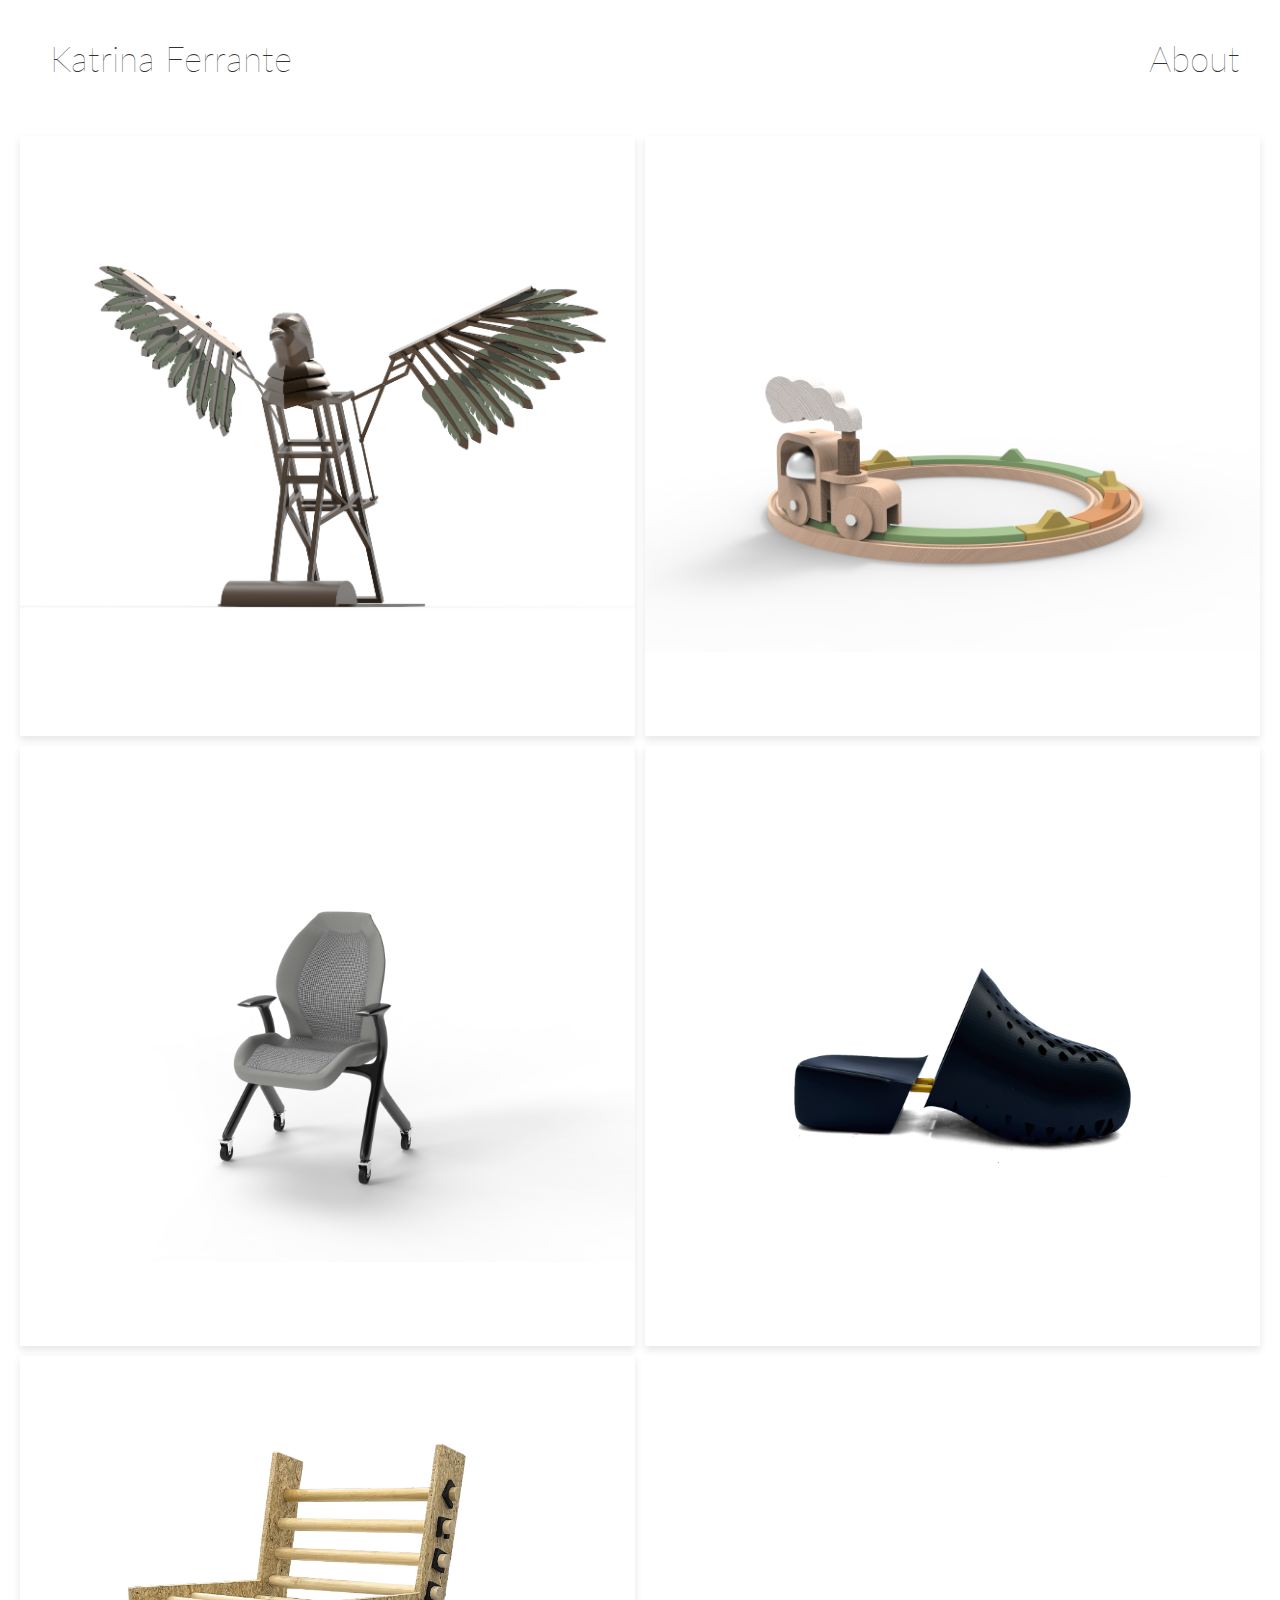
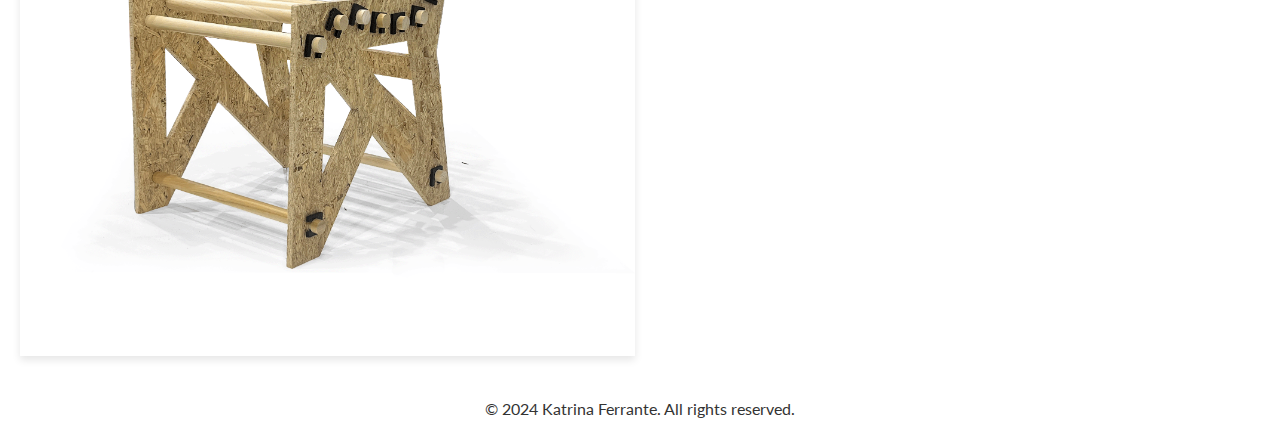
<file: index.html>
<!DOCTYPE html>
<html lang="en">
<head>
    <meta charset="UTF-8">
    <meta name="viewport" content="width=device-width, initial-scale=1.0">
    <title>Katrina Ferrante</title>
    <link rel="stylesheet" href="styles/style.css">
    <link href="https://fonts.googleapis.com/css2?family=Lato:wght@300;400;700&display=swap" rel="stylesheet">


</head>
<body>
    <!-- Navigation Bar -->
    <nav>
    <ul>
        <li><a href="index.html">Katrina Ferrante</a></li>
    </ul>
    <div class="nav-right">
        <ul>
            <li><a href="about.html">About</a></li>
        
        </ul>
    </div>
</nav>


    <div class="image-grid">
	
	<a href="hawk.html">
        	<img src="Hawk Imgs/Hawk rendering.2.png" alt="Image 3">
	</a>
	<a href="rhythm_train.html">
       	 	<img src="Train imgs/Keyshot Train.19.png" alt="Image 1">
	</a>
	<a href="Prius Chair.html">
        	<img src="Prius Chair imgs/chair.12.png" alt="Image 4">
	</a>
	<a href="3D printed clog.html">
        	<img src="Clog imgs/black clog.png" alt="Image 5">
	</a>
	    
	<a href="Flatpack Chair.html">
        	<img src="Flatpack Chair imgs/Flatpack Chair Final.png" alt="Image 2">
	</a>
	
	
	
	
    </div>
	



    <!-- Footer -->
    <footer>
        <p>&copy; 2024 Katrina Ferrante. All rights reserved.</p>
    </footer>
<script src="script.js"></script>
</body>
</html>
</file>
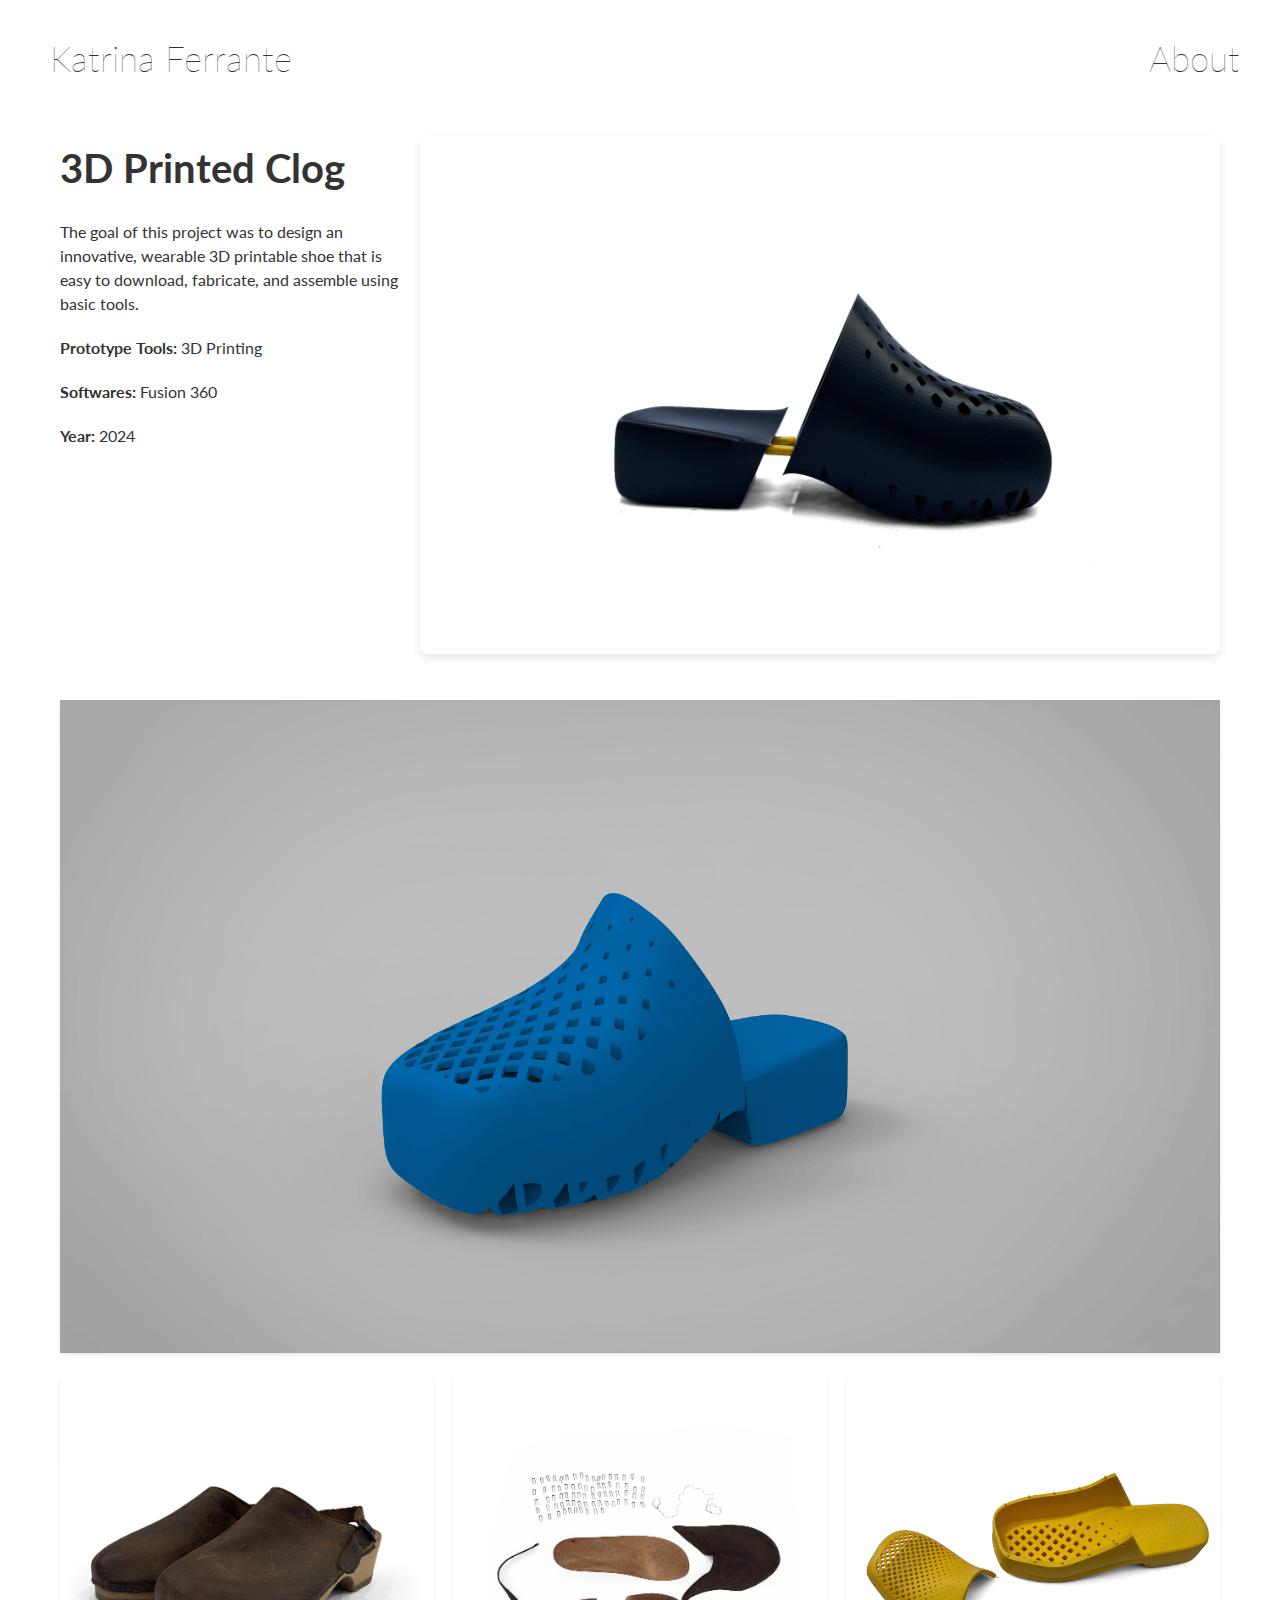
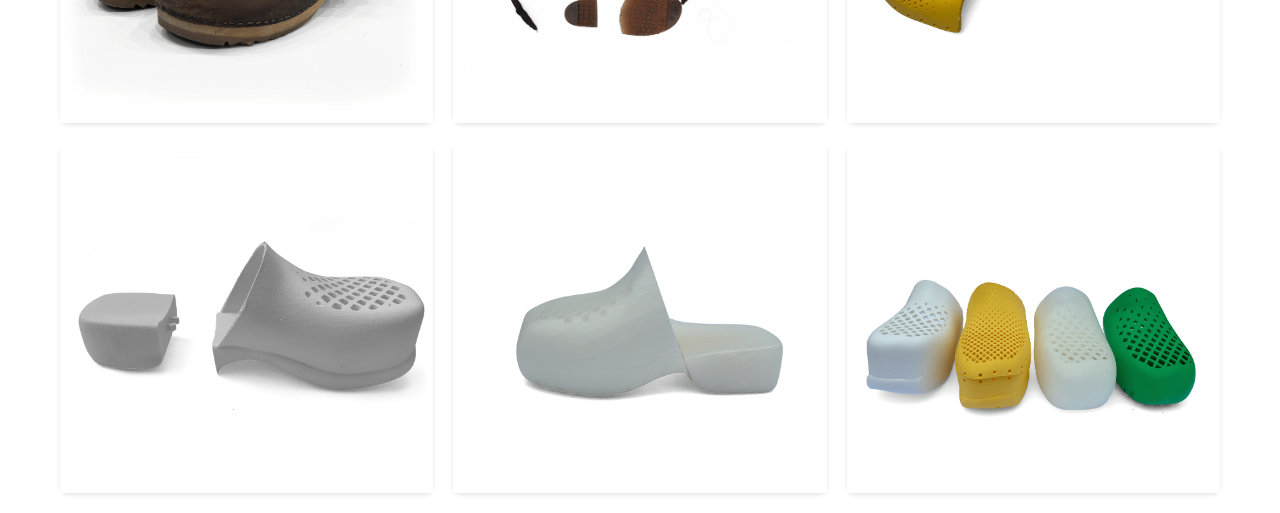
<file: 3D printed clog.html>
<!DOCTYPE html>
<html lang="en">
<head>
    <meta charset="UTF-8">
    <meta name="viewport" content="width=device-width, initial-scale=1.0">
    <title>3D Printed Clog</title>
    <link rel="stylesheet" href="styles/style clog.css">
    <link href="https://fonts.googleapis.com/css2?family=Lato:wght@300;400;700&display=swap" rel="stylesheet">
</head>
<body>
    <!-- Navigation Bar -->
    <nav>
        <ul>
            <li><a href="index.html">Katrina Ferrante</a></li>
        </ul>
        <div class="nav-right">
            <ul>
            <li><a href="about.html">About</a></li>
            </ul>
        </div>
    </nav>

    <div class="container">
        <!-- Top Section -->
        <div class="top-section">
            <div class="text">
                <h1>3D Printed Clog</h1>
                <p>The goal of this project was to design an innovative, wearable 3D printable shoe that is easy to download, fabricate, and assemble using basic tools. </p>
                <p><strong>Prototype Tools:</strong> 3D Printing</p>
		<p><strong>Softwares:</strong> Fusion 360</p>
		<p><strong>Year:</strong> 2024</p>
            </div>
            <div class="featured-image">
                <img src="Clog imgs/black clog.png" alt="Featured Prototype">
		    
            </div>
        </div>
<!-- Large Image Section -->
        <div class="large-image">
            <img src="Clog imgs/shoe iso.png" alt="Large Display of the Prototype">

        </div>

        <!-- 4x4 Grid Section -->
        <div class="grid-section">
  	    <div class="grid-item">
                <img src="Clog imgs/original clogs.png" alt="Image 3">
            </div>
	    <div class="grid-item">
                <img src="Clog imgs/exploded clog.png" alt="Image 2">
            </div>
            <div class="grid-item">
                <img src="Clog imgs/yellow clogs.png" alt="Image 3">
            </div>

            <div class="grid-item">
                <img src="Clog imgs/white shoe.png" alt="Image 3">
            </div>

            <div class="grid-item">
                <img src="Clog imgs/clear clog.png" alt="Image 2">
            </div>

            <div class="grid-item">
                <img src="Clog imgs/all prototypes.png" alt="Image 2">
            </div>
        </div>
    </div>
</body>
</html>
</file>
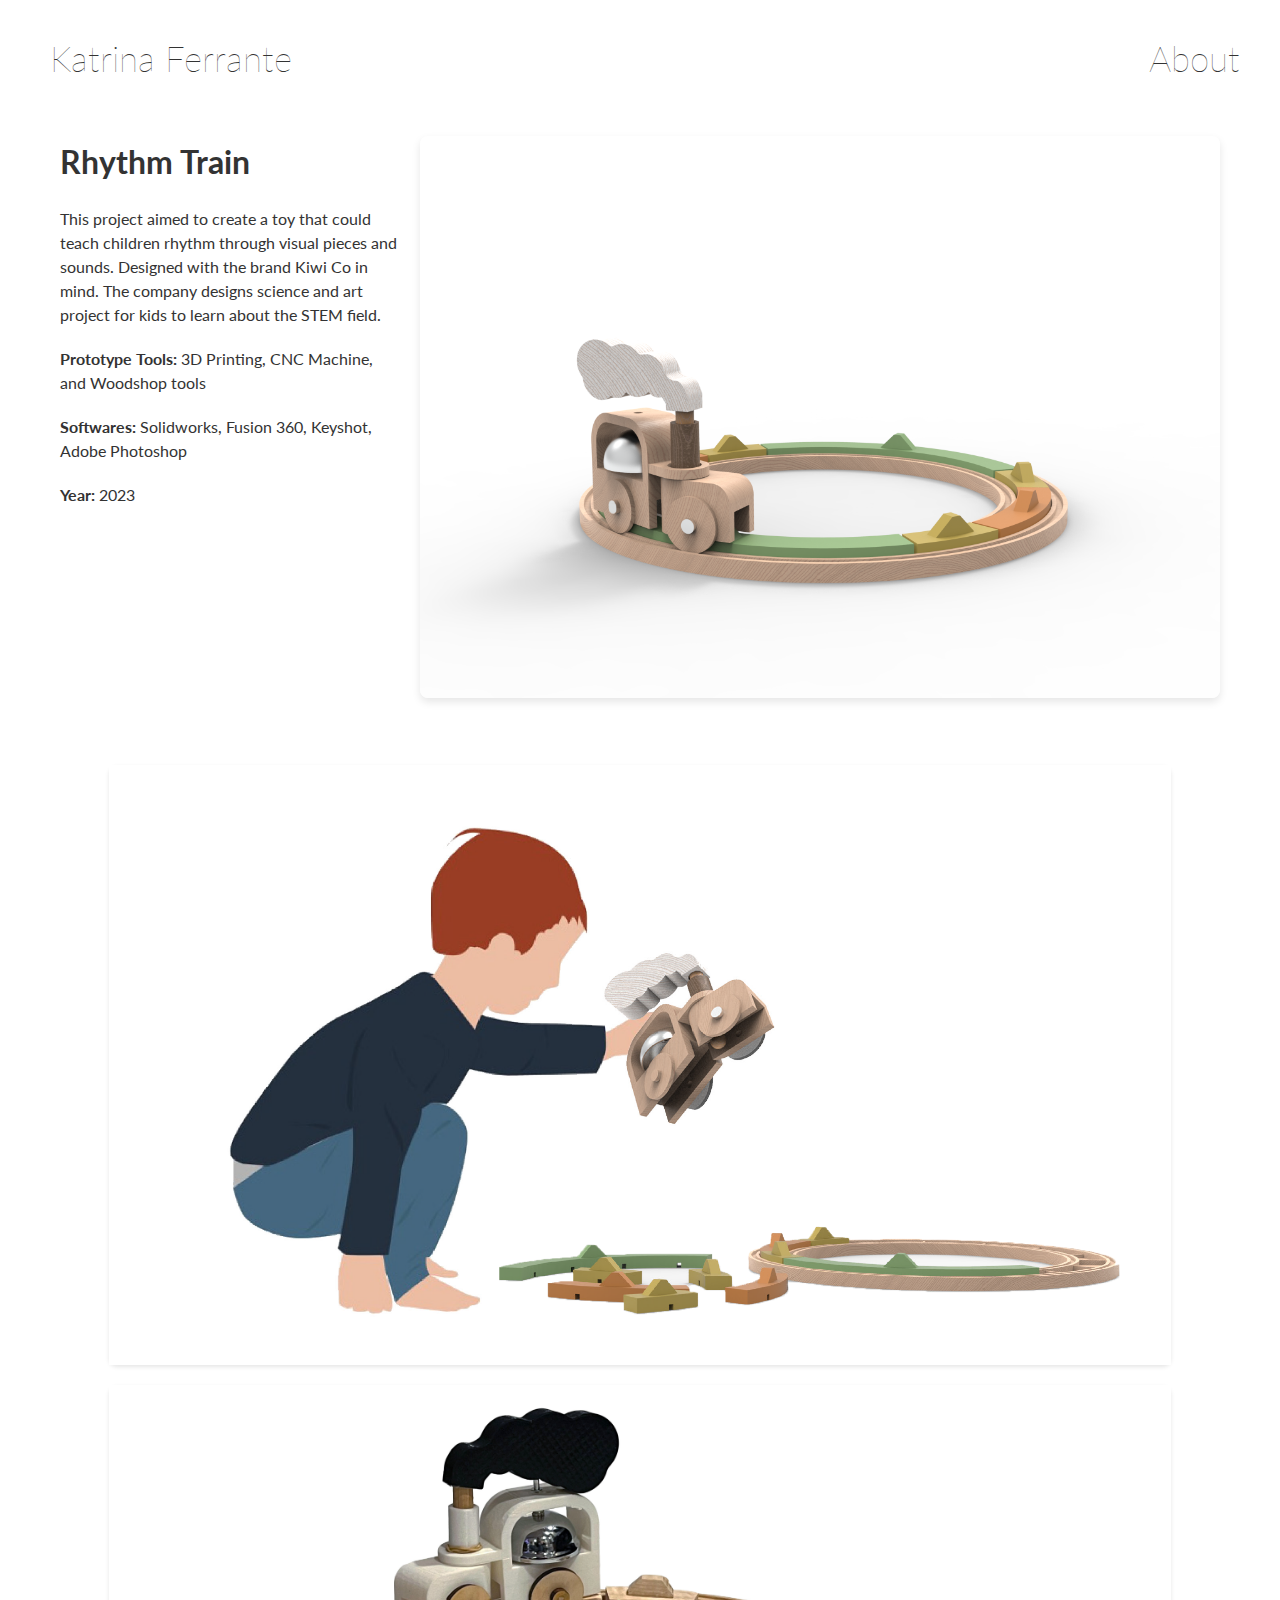
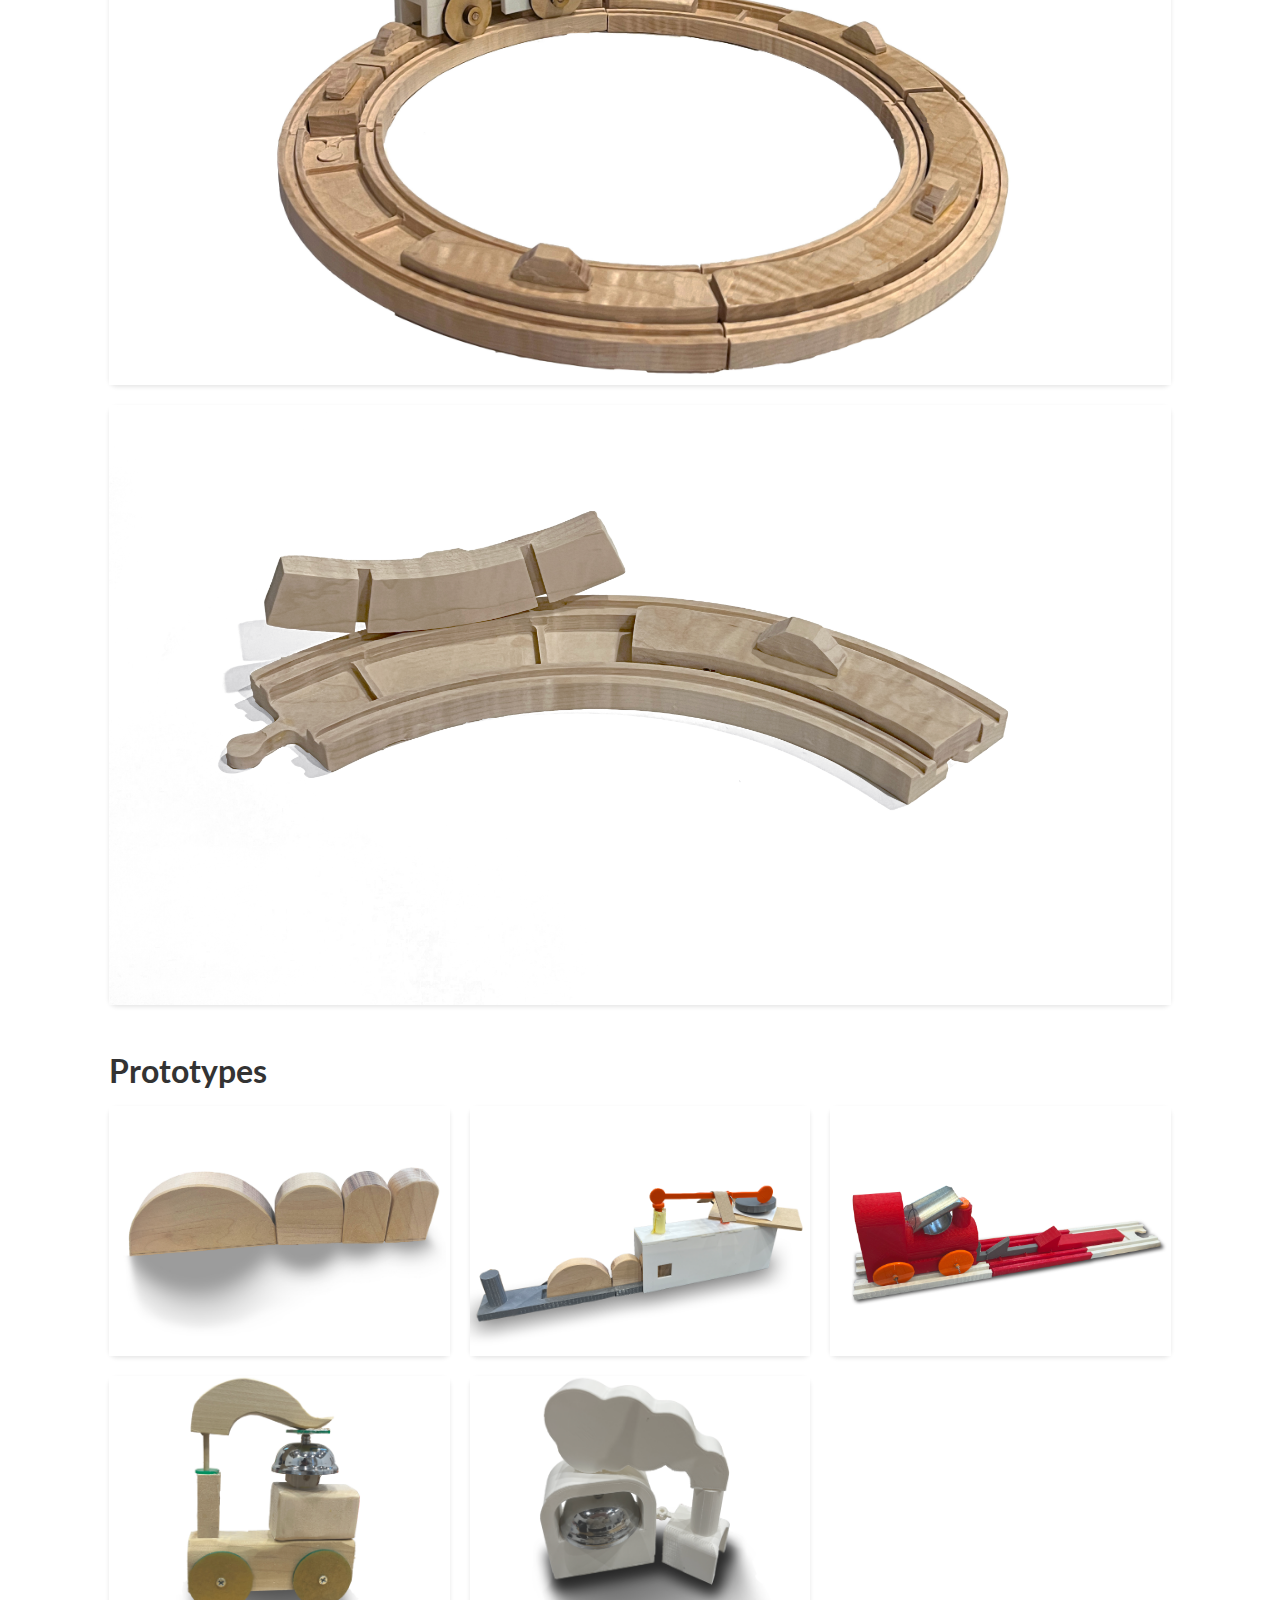
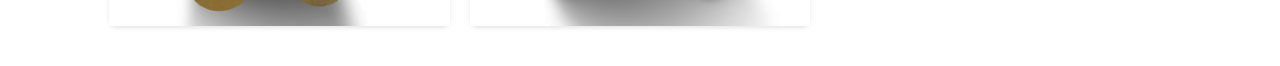
<file: rhythm_train.html>
<!DOCTYPE html>
<html lang="en">
<head>
    <meta charset="UTF-8">
    <meta name="viewport" content="width=device-width, initial-scale=1.0">
    <title>Rhythm Train</title>
    <link rel="stylesheet" href="styles/style train fin.css">
    <link href="https://fonts.googleapis.com/css2?family=Lato:wght@300;400;700&display=swap" rel="stylesheet">


</head>
<body>
     <!-- Navigation Bar -->
    <nav>
    <ul>
        <li><a href="index.html">Katrina Ferrante</a></li>
    </ul>
    <div class="nav-right">
        <ul>
            <li><a href="about.html">About</a></li>
        
        </ul>
    </div>
</nav>



<head>
    <meta charset="UTF-8">
    <meta name="viewport" content="width=device-width, initial-scale=1.0">
    <title>Scrolling Images and Static Text</title>
    <link rel="stylesheet" href="styles/style train fin.css">
</head>

<body>
    <div class="container">
        <!-- Top Section -->
        <div class="top-section">
            <div class="text">
                <h1>Rhythm Train</h1>
            <p>This project aimed to create a toy that could teach children rhythm through visual pieces and sounds. Designed with the brand Kiwi Co in mind. The company designs science and art project for kids to learn about the STEM field. </p>
            <p><strong>Prototype Tools:</strong> 3D Printing, CNC Machine, and Woodshop tools</p>
	    <p><strong>Softwares:</strong> Solidworks, Fusion 360, Keyshot, Adobe Photoshop</p>
 	    <p><strong>Year:</strong> 2023</p>
            </div>
            <div class="featured-image">
                <img src="Train imgs/Keyshot Train.19.png" alt="Featured Prototype">
            </div>
        </div>

     <div class="container">
        <!-- 3 Rows 1 Column Section -->
        <div class="grid-3x1-section">
            <div class="grid-item">
            <img src="Train imgs/child playing w train.png" alt="Child playing with train">
                                <div class="text">Rendered with Keyshot and Photoshop</div>

            </div>
            <div class="grid-item">
	    <img src="Train imgs/real model.jpg" alt="Physical CNC model made from Maple wood">
                <div class="text">CNC Physical Model</div>
            </div>
            <div class="grid-item">
            <img src="Train imgs/half note plus track.png" alt="Detail of half note pieces and track">
                <div class="text">CNC Half Note Pieces and Track</div>
            </div>
        </div>

<div class="text"><h1>Prototypes</h1></div>

        <!-- Prototype Section -->
        <div class="grid-section">
        	<div class="grid-item">
			<img src="Train imgs/prototype 1.jpg" alt="Prototype 1">
 	   		<div class="text">First Note Pieces</div>
		</div>
            <div class="grid-item"><img src="Train imgs/first prototype train.png" alt="Prototype 2">
 	   		<div class="text">Cam and follower mechanism for notes and drum</div>

		</div>
            <div class="grid-item"><img src="Train imgs/prototype 2.jpg" alt="Prototype 3">
 	   		<div class="text">Updated note pieces, incorporating track and train</div>


		</div>
            <div class="grid-item"><img src="Train imgs/prototype 3.png" alt="Prototype 4">
 	   		<div class="text">Incorporating Bell into train</div>
		</div>
            <div class="grid-item"><img src="Train imgs/prototype 4.png" alt="Prototype 5">
 	   		<div class="text">3D Printed Train with Bell inside body</div>
		</div>
           
        </div>
    </div>
</body>
</html>
</file>
<file: styles/style.css>
/* Basic Reset */
* {
    margin: 0;
    padding: 0;
    box-sizing: border-box;
    text-decoration: none;

}

/* Body Style */
body {
    font-family: 'Lato', sans-serif;
    line-height: 1.6;
    background-color: white;
    color: #333;
}

/* Navigation Bar */
nav {
    display: flex;                      /* Use Flexbox for layout */
    justify-content: space-between;     /* Distribute items evenly */
    align-items: center;                /* Center items vertically */
    background: white;
    padding: 30px;
}

nav ul {
    list-style-type: none;
    display: flex;                      /* Display list items in a row */
    width: 100%;                         /* Make the list take up the full width */
}

nav ul li {
    margin: 0 20px;
}

nav ul li a {
    color: #333;
    text-decoration: none;
    font-weight: 100;
    font-size: 35px;
}

nav ul li a:hover {
    text-decoration: underline;         /* Underline the links on hover */
}

/* Add a container for the "About" and "Contact" links */
.nav-right {
    display: flex;                      /* Use Flexbox to align items on the right */
    justify-content: space-between;     /* Space between About and Contact */
}

.nav-right li {
    margin: 0 10px;                     /* Reduced margin for closer spacing */
}


header h1 {
    font-size: 3em;
color: #333;
    margin-bottom: 10px;
}

header p {
    font-size: 1.2em;
}

/* Section Styles */
section {
    padding: 40px 20px;
    text-align: left;
}

section h2 {
    font-size: 2em;
    margin-bottom: 20px;
}

section p {
    margin-bottom: 20px;
}

/* Image Grid Styles */


.image-grid {
    display: grid;
    grid-template-columns: repeat(2, 1fr); /* Flexible columns */
    gap: 10px;                              /* Spacing between images */
    padding: 20px;                          /* Optional padding for spacing */
    width: 100vw;                           /* Full width of the viewport */
    margin: 0 auto;                              /* Remove auto-centering */
}

.image-grid img {
    width: 100%;                            /* Full width of grid cells */
    height: 600px;                           /* Maintain image proportions */
    object-fit: contain;                      /* Ensures the image fits well in its space */
    display: block;                         /* Avoid extra spaces under images */
    box-shadow: 0 4px 8px rgba(0, 0, 0, 0.1); /* Optional shadow for visual depth */
}*/
    display: block;
    /* border-radius: 10px;  /* Optional: Adds rounded corners */
    box-shadow: 0 4px 8px rgba(0, 0, 0, 0.1);  /* Optional: Adds a shadow */
}

.single-img-grid {
    display: flex;
    justify-content: center; /* Center horizontally */
    align-items: center;     /* Center vertically */
    height: auto;           /* Adjust height as needed */
}


/* Footer */
footer {
    background-color: white;
    color: #333;
    text-align: center;
    padding: 20px 0;
    position: relative;
    bottom: 0;
    width: 100%;
}
</file>
<file: styles/style clog.css>
/* Basic Reset */
* {
    margin: 0;
    padding: 0;
    box-sizing: border-box;
    text-decoration: none;
}

/* Body Style */
body {
    font-family: 'Lato', sans-serif;
    line-height: 1.6;
    background-color: white;
    color: #333;
}

/* Navigation Bar */
nav {
    display: flex;                      /* Use Flexbox for layout */
    justify-content: space-between;     /* Distribute items evenly */
    align-items: center;                /* Center items vertically */
    background: white;
    padding: 30px;
}

nav ul {
    list-style-type: none;
    display: flex;                      /* Display list items in a row */
    width: 100%;                         /* Make the list take up the full width */
}

nav ul li {
    margin: 0 20px;
}

nav ul li a {
    color: #333;
    text-decoration: none;
    font-weight: 100;
    font-size: 35px;
}

nav ul li a:hover {
    text-decoration: underline;
}

.nav-right {
    display: flex;
    justify-content: space-between;
}

.nav-right li {
    margin: 0 10px;
}

/* Container */
.container {
    width: 95%;
    max-width: 1200px;
    margin: 0 auto;
    padding: 20px;
}

/* Top Section */
.top-section {
    display: flex;
    justify-content: space-between;
    align-items: flex-start;
    margin-bottom: 40px;
}

.text {
    flex: 1;
    margin-right: 20px;
}

.text h1 {
    font-size: 2.5rem;
    margin-bottom: 10px;
}

.text p {
margin-top:20px;
    font-size: 1rem;
    line-height: 1.5;
}

.featured-image img {
    width: 100%;
    max-width: 800px;
    height: auto;
    border-radius: 8px;
    box-shadow: 0 4px 8px rgba(0, 0, 0, 0.1);
}

/* 3x1 Grid Section */
.grid-3x1-section {
    display: grid;
    grid-template-columns: 1fr;  /* 1 column */
    grid-template-rows: repeat(3, 600px);  /* Make each row 400px tall */
    gap: 20px;
    margin-bottom: 40px;
}
/* Large Image Section */
.large-image {
    margin: 20px 0; /* Add spacing above and below the large image */
    text-align: center; /* Center the image */
}

/* Large Image Section */
.large-image {
    position: relative;
    display: flex;
    justify-content: center;
    align-items: center;
    height: auto;  /* Automatically adjust height for responsiveness */
    background-color: #e0e0e0;  /* Background color for the large image container */
    border-radius: 8px;
    box-shadow: 0 2px 4px rgba(0, 0, 0, 0.1); /* Subtle shadow */
    margin: 20px 0; /* Add spacing above and below */
    text-align: center; /* Center the image and text */
}

.large-image img {
    width: 100%; /* Make the image responsive */
    height: 100%; /* Fill the container */
    object-fit: cover; /* Maintain aspect ratio */
    transition: opacity 0.3s ease; /* Smooth hover effect */
}

/* Text Overlay */
.large-image .text {
    position: absolute; /* Overlay on top of the image */
    bottom: 10px; /* Position text slightly above the bottom */
    left: 10px;
    right: 10px;
    color: #000; /* Black text color for readability */
    background: rgba(0, 0, 0, 0.6); /* Add a dark semi-transparent background */
    font-size: 1.2rem; /* Adjust font size for prominence */
    text-align: center; /* Center-align the overlay text */
    opacity: 0; /* Hide text initially */
    transition: opacity 0.3s ease; /* Smooth transition for text appearance */
}

.large-image:hover .text {
    opacity: 1; /* Reveal text on hover */
}

/* 3x2 Grid Section (Updated to 3 columns, 2 rows) */
.grid-section {
    display: grid;
    grid-template-columns: repeat(3, 1fr);  /* 3 columns */
    grid-template-rows: repeat(2, 1fr);  /* 2 rows */
    gap: 20px;
    width: 100%;
}

/* 3x2 Grid Item */
.grid-section .grid-item {
    position: relative;
    display: flex;
    justify-content: center;
    align-items: center;
    height: 350px;  /* Set fixed height for grid items */
    background-color: #f0f0f0;  /* Background color for grid items */
    border-radius: 8px;
    box-shadow: 0 2px 4px rgba(0, 0, 0, 0.1);
    transition: transform 0.3s ease;  /* Smooth scale effect */
}

.grid-section .grid-item:hover {
    transform: scale(1.05); /* Slight zoom effect on hover */
}

/* Image inside 3x2 grid item */
.grid-section .grid-item img {
    width: 100%;
    height: 100%;
    object-fit: cover;
    transition: opacity 0.3s ease; /* Fade the image on hover */
}

/* Text inside 3x2 grid item */
.grid-section .grid-item .text {
    position: absolute;
    bottom: 10px;
    left: 10px;
    right: 10px;
    color: #000;

    font-size: 1.2rem;
    text-align: center;
    opacity: 0;  /* Hide the text initially */
    transition: opacity 0.3s ease;  /* Smooth reveal of text */
}

.grid-section .grid-item:hover .text {
    opacity: 1;  /* Show the text when hovered */
}

/* 3x1 Grid Item */
.grid-3x1-section .grid-item {
    position: relative;
    display: flex;
    justify-content: center;
    align-items: center;
    height: auto;  /* Set a taller height for the 3x1 grid items */
    background-color: #e0e0e0;  /* Background color for grid items */
    border-radius: 8px;
    box-shadow: 0 2px 4px rgba(0, 0, 0, 0.1);
}

/* Image inside 3x1 grid item */
.grid-3x1-section .grid-item img {
    width: 100%;
    height: 100%;
    object-fit: cover;
    transition: opacity 0.3s ease;
}

.grid-3x1-section .grid-item .text {
    position: absolute;
    bottom: 10px;
    left: 10px;
    right: 10px;
    color: #000;
    font-size: 1.2rem;
    text-align: center;
    opacity: 0;
}
.grid-3x1-section .grid-item:hover .text {
    opacity: 1;
}
</file>
<file: styles/style train fin.css>
/* Basic Reset */
* {
    margin: 0;
    padding: 0;
    box-sizing: border-box;
    text-decoration: none;
}

/* Body Style */
body {
    font-family: 'Lato', sans-serif;
    line-height: 1.6;
    background-color: white;
    color: #333;
}

/* Navigation Bar */
nav {
    display: flex;                      /* Use Flexbox for layout */
    justify-content: space-between;     /* Distribute items evenly */
    align-items: center;                /* Center items vertically */
    background: white;
    padding: 30px;
}

nav ul {
    list-style-type: none;
    display: flex;                      /* Display list items in a row */
    width: 100%;                         /* Make the list take up the full width */
}

nav ul li {
    margin: 0 20px;
}

nav ul li a {
    color: #333;
    text-decoration: none;
    font-weight: 100;
    font-size: 35px;
}

nav ul li a:hover {
    text-decoration: underline;
}

.nav-right {
    display: flex;
    justify-content: space-between;
}

.nav-right li {
    margin: 0 10px;
}

/* Container */
.container {
    width: 95%;
    max-width: 1200px;
    margin: 0 auto;
    padding: 20px;
}

/* Top Section */
.top-section {
    display: flex;
    justify-content: space-between;
    align-items: flex-start;
    margin-bottom: 40px;
}

.text {
    flex: 1;
    margin-right: 20px;
}

.text h1 {
    font-size: 2rem;
    margin-bottom: 10px;
}

.text p {
    margin-top: 20px;
    font-size: 1rem;
    line-height: 1.5;
}

.featured-image img {
    width: 100%;
    max-width: 800px;
    height: auto;
    border-radius: 8px;
    box-shadow: 0 4px 8px rgba(0, 0, 0, 0.1);
}

/* 3x1 Grid Section */
.grid-3x1-section {
    display: grid;
    grid-template-columns: 1fr;  /* 1 column */
    grid-template-rows: repeat(3, 600px);  /* Make each row 400px tall */
    gap: 20px;
    margin-bottom: 40px;
}

/* 3x2 Grid Section (Updated to 3 columns, 2 rows) */
.grid-section {
    display: grid;
    grid-template-columns: repeat(3, 1fr);  /* 3 columns */
    grid-template-rows: repeat(2, 1fr);  /* 2 rows */
    gap: 20px;
    width: 100%;
}

/* 3x2 Grid Item */
.grid-section .grid-item {
    position: relative;
    display: flex;
    justify-content: center;
    align-items: center;
    height: 250px;  /* Set fixed height for grid items */
    background-color: #f0f0f0;  /* Background color for grid items */
    border-radius: 8px;
    box-shadow: 0 2px 4px rgba(0, 0, 0, 0.1);
    transition: transform 0.3s ease;  /* Smooth scale effect */
}

.grid-section .grid-item:hover {
    transform: scale(1.05); /* Slight zoom effect on hover */
}

/* Image inside 3x2 grid item */
.grid-section .grid-item img {
    width: 100%;
    height: 100%;
    object-fit: cover;
    transition: opacity 0.3s ease; /* Fade the image on hover */
}

/* Text inside 3x2 grid item */
.grid-section .grid-item .text {
    position: absolute;
    bottom: 10px;
    left: 10px;
    right: 10px;
    color: #fff;
    background: rgba(0, 0, 0, 0.6); /* Add a dark semi-transparent background */
    font-size: 1rem;
    text-align: center;
    opacity: 0;  /* Hide the text initially */
    transition: opacity 0.3s ease;  /* Smooth reveal of text */
}

.grid-section .grid-item:hover .text {
    opacity: 1;  /* Show the text when hovered */
}

/* 3x1 Grid Item */
.grid-3x1-section .grid-item {
    position: relative;
    display: flex;
    justify-content: center;
    align-items: center;
    height: auto;  /* Set a taller height for the 3x1 grid items */
    background-color: #e0e0e0;  /* Background color for grid items */
    border-radius: 8px;
    box-shadow: 0 2px 4px rgba(0, 0, 0, 0.1);
}

/* Image inside 3x1 grid item */
.grid-3x1-section .grid-item img {
    width: 100%;
    height: 100%;
    object-fit: cover;
    transition: opacity 0.3s ease;
}

.grid-3x1-section .grid-item .text {
    position: absolute;
    bottom: 10px;
    left: 10px;
    right: 10px;
    color: #fff;
    background: rgba(0, 0, 0, 0.6); /* Add a dark semi-transparent background */
    transition: opacity 0.3s ease;
    font-size: 1.2rem;
    text-align: center;
    opacity: 0;
}
.grid-3x1-section .grid-item:hover .text {
    opacity: 1;
}
</file>
